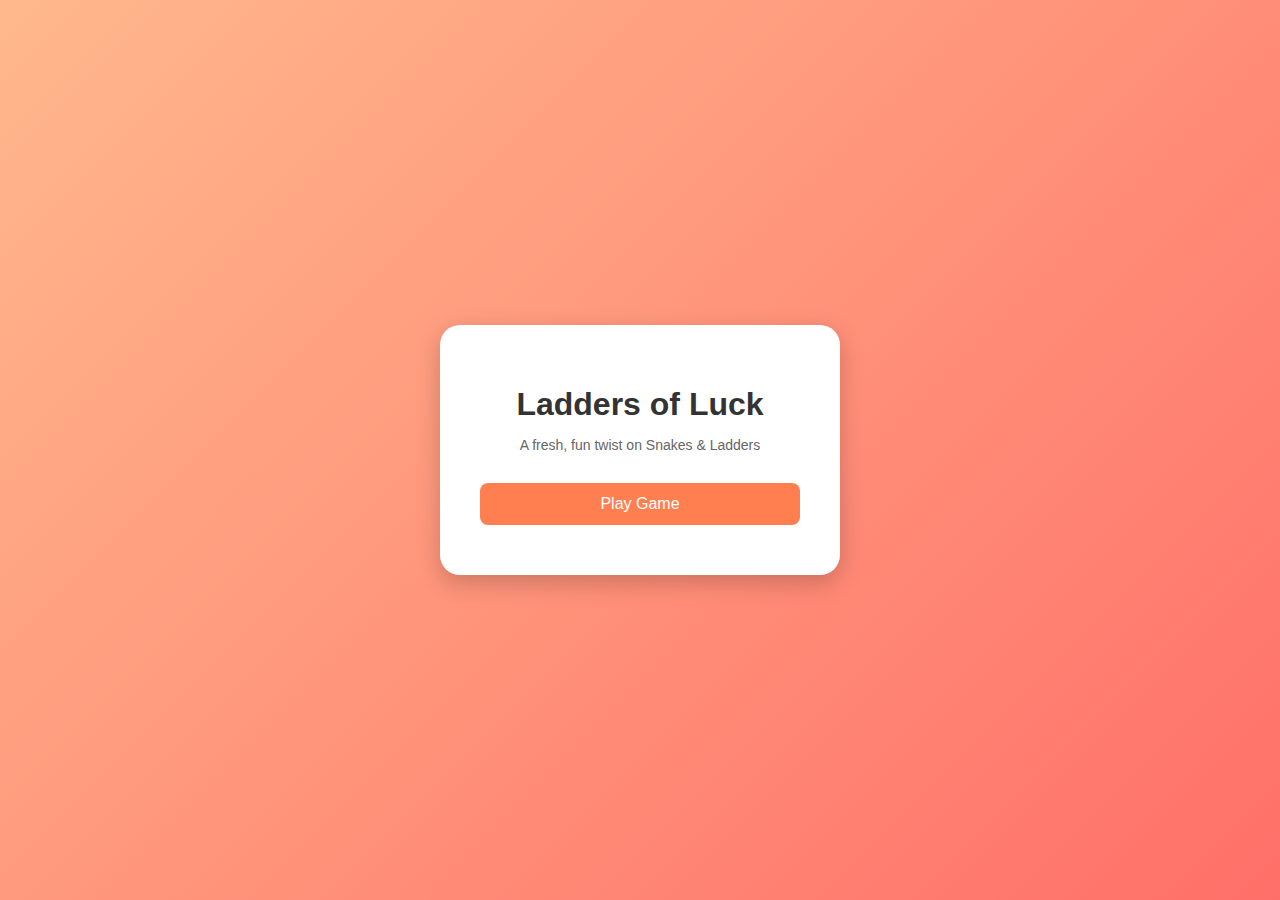
<file: index.html>
<!DOCTYPE html>
<html lang="en">
<head>
  <meta charset="UTF-8">
  <meta name="viewport" content="width=device-width, initial-scale=1.0">
  <title>Ladders of Luck</title>
  <link rel="stylesheet" href="style.css">
</head>
<body>
  <div class="home-container">
    <h1 class="title">Ladders of Luck</h1>
    <p class="subtitle">A fresh, fun twist on Snakes & Ladders</p>

    <div class="menu">
      <button class="btn" onclick="window.location.href='game.html'">Play Game</button>
    </div>
  </div>

  <script src="script.js"></script>
</body>
</html>
</file>
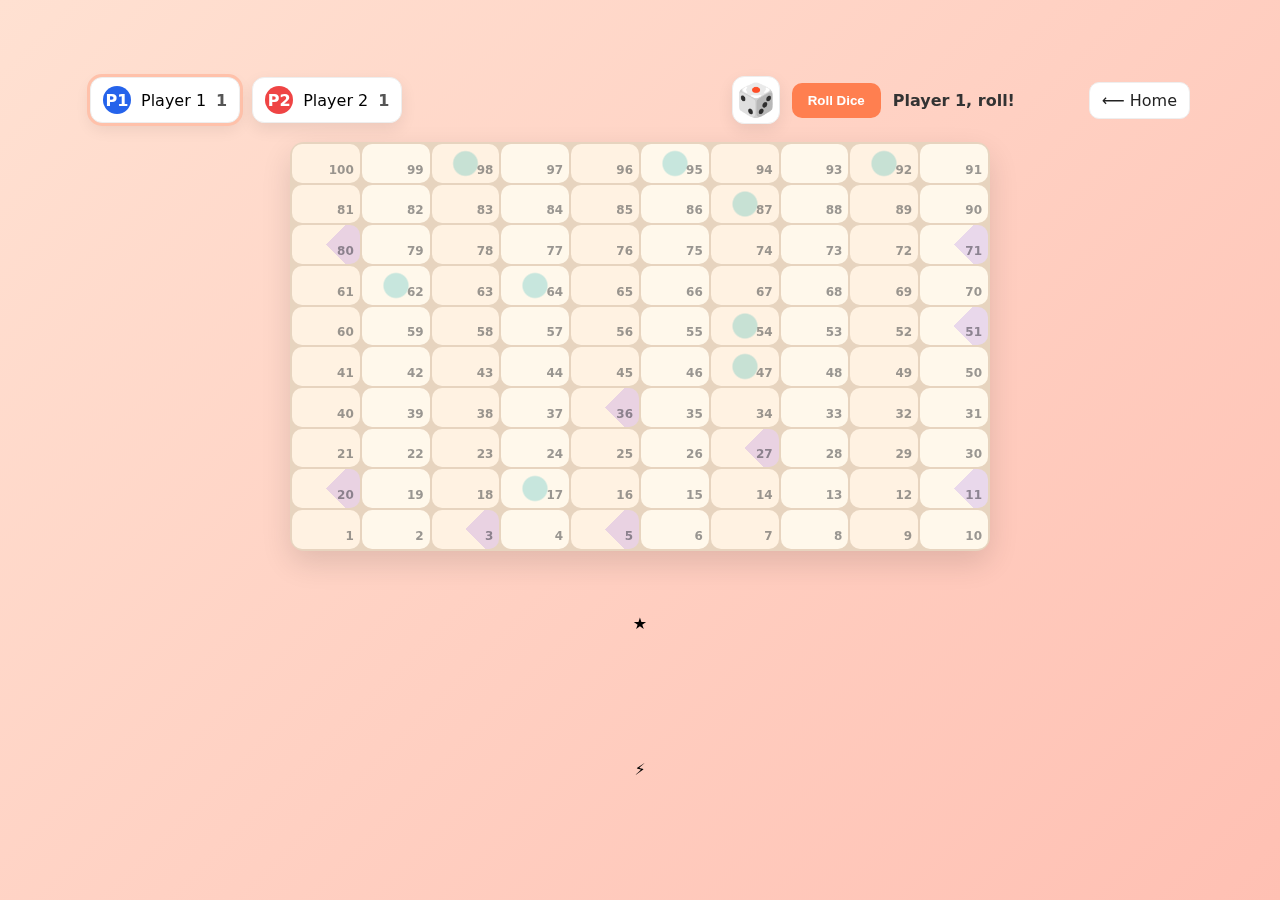
<file: game.html>
<!DOCTYPE html>
<html lang="en">
<head>
  <meta charset="UTF-8"/>
  <meta name="viewport" content="width=device-width, initial-scale=1"/>
  <title>Ladders of Luck — Game</title>
  <link rel="stylesheet" href="game.css"/>
</head>
<body>
  <div class="wrap">
    <header class="hud">
      <div class="players">
        <div class="p p1 active">
          <span class="badge">P1</span>
          <span class="name">Player 1</span>
          <span class="pos" id="p1pos">1</span>
        </div>
        <div class="p p2">
          <span class="badge">P2</span>
          <span class="name">Player 2</span>
          <span class="pos" id="p2pos">1</span>
        </div>
      </div>
      <div class="controls">
        <div class="dice" id="dice">🎲</div>
        <button id="rollBtn" class="roll">Roll Dice</button>
        <div class="msg" id="msg">Player 1, roll!</div>
      </div>
      <a class="home" href="index.html">⟵ Home</a>
    </header>

    <main class="board-area">
      <div id="board" class="board" aria-label="Snakes and Ladders Board"></div>
      <!-- tokens -->
      <div id="tokenP1" class="token t1" aria-label="Player 1 token">★</div>
      <div id="tokenP2" class="token t2" aria-label="Player 2 token">⚡</div>
    </main>
  </div>

  <script src="game.js"></script>
</body>
</html>
</file>
<file: style.css>
body {
  margin: 0;
  font-family: Arial, sans-serif;
  background: linear-gradient(135deg, #ffb88c, #ff6f69);
  display: flex;
  justify-content: center;
  align-items: center;
  height: 100vh;
}

.home-container {
  background: white;
  padding: 40px;
  border-radius: 20px;
  box-shadow: 0 8px 25px rgba(0, 0, 0, 0.2);
  width: 320px;
  text-align: center;
}

.title {
  font-size: 32px;
  font-weight: bold;
  margin-bottom: 10px;
  color: #333;
}

.subtitle {
  font-size: 14px;
  color: #666;
  margin-bottom: 20px;
}

.menu .btn {
  width: 100%;
  background: #ff7f50;
  color: white;
  border: none;
  padding: 12px;
  margin: 10px 0;
  border-radius: 8px;
  font-size: 16px;
  cursor: pointer;
  transition: 0.3s;
}

.menu .btn:hover {
  background: #ff6333;
}
</file>
<file: game.css>
:root{
  --bg1:#ffe1d2;
  --bg2:#ffc0b3;
  --cell:#fff8eb;
  --grid:#e7d4bf;
  --accent:#ff7f50;
  --accent-dark:#ff6333;
  --p1:#2563eb;   /* blue */
  --p2:#ef4444;   /* red  */
}
*{box-sizing:border-box}
body{
  margin:0;
  font-family:system-ui,Segoe UI,Roboto,Helvetica,Arial;
  background:linear-gradient(135deg,var(--bg1),var(--bg2));
  min-height:100svh;
  display:grid;
  place-items:center;
}
.wrap{width:min(1100px,96vw)}
.hud{
  display:grid; grid-template-columns:1fr auto auto;
  gap:16px; align-items:center; margin-block:18px;
}
.players{display:flex; gap:12px; flex-wrap:wrap}
.p{
  background:#fff; border:1px solid #eee; padding:8px 12px; border-radius:12px;
  box-shadow:0 6px 16px rgba(0,0,0,.08); display:flex; gap:10px; align-items:center;
}
.p .badge{
  display:inline-grid; place-items:center; width:28px; height:28px; border-radius:50%;
  font-weight:700; color:#fff; background:#999;
}
.p1 .badge{background:var(--p1)}
.p2 .badge{background:var(--p2)}
.p.active{outline:3px solid color-mix(in oklab, var(--accent) 50%, #fff)}
.pos{font-weight:700; color:#555}
.controls{display:flex; gap:12px; align-items:center}
.dice{
  font-size:32px; width:48px; height:48px; display:grid; place-items:center;
  background:#fff; border-radius:12px; border:1px solid #eee;
  box-shadow:0 6px 16px rgba(0,0,0,.08)
}
.roll{
  background:var(--accent); color:#fff; border:none; padding:10px 16px;
  border-radius:10px; font-weight:700; cursor:pointer; transition:.2s;
}
.roll:disabled{opacity:.6; cursor:not-allowed}
.roll:hover:not(:disabled){background:var(--accent-dark)}
.msg{min-width:180px; font-weight:600; color:#333}
.home{justify-self:end; text-decoration:none; color:#222; background:#fff; padding:8px 12px; border-radius:10px; border:1px solid #eee}
.home:hover{background:#fafafa}
.board-area{
  position:relative;
  margin-inline:auto;
  width:min(88vw,700px);
  aspect-ratio:1;
  /* center the board inside */
  display:grid;
  place-items:center;
}
/* >>> the important part <<< */
.board{
  width:100%;
  height:100%;
  display:grid;
  grid-template-columns:repeat(10,1fr);
  grid-template-rows:repeat(10,1fr);
  gap:2px;
  background:var(--grid);
  border-radius:14px;
  padding:2px;
  box-shadow:0 12px 30px rgba(0,0,0,.12);
  /* keep tokens above and sized relative to the container */
.cell{
  background:var(--cell); position:relative; border-radius:10px; overflow:hidden;
  display:grid; place-items:end; font-weight:700; color:#555; padding:6px; font-size:12px;
}
.cell:nth-child(odd){background:#fff2e2}
.cell .n{opacity:.6}
.token{
  position:absolute;
  z-index:5;                 /* ensure on top */
  width:7.6%;
  aspect-ratio:1;
  display:grid;
  place-items:center;
  translate:-50% -50%;
  font-size:clamp(14px,2.6vw,26px);
  font-weight:900;
  color:#fff;
  text-shadow:0 2px 6px rgba(0,0,0,.35);
  border-radius:50%;
  box-shadow:0 10px 18px rgba(0,0,0,.25);
}
/* Ladders & snakes visuals (simple accents) */
.ladder, .snake{
  position:absolute; pointer-events:none; inset:0;
  background-repeat:no-repeat; background-size:contain; mix-blend-mode:multiply; opacity:.22;
}
</file>
